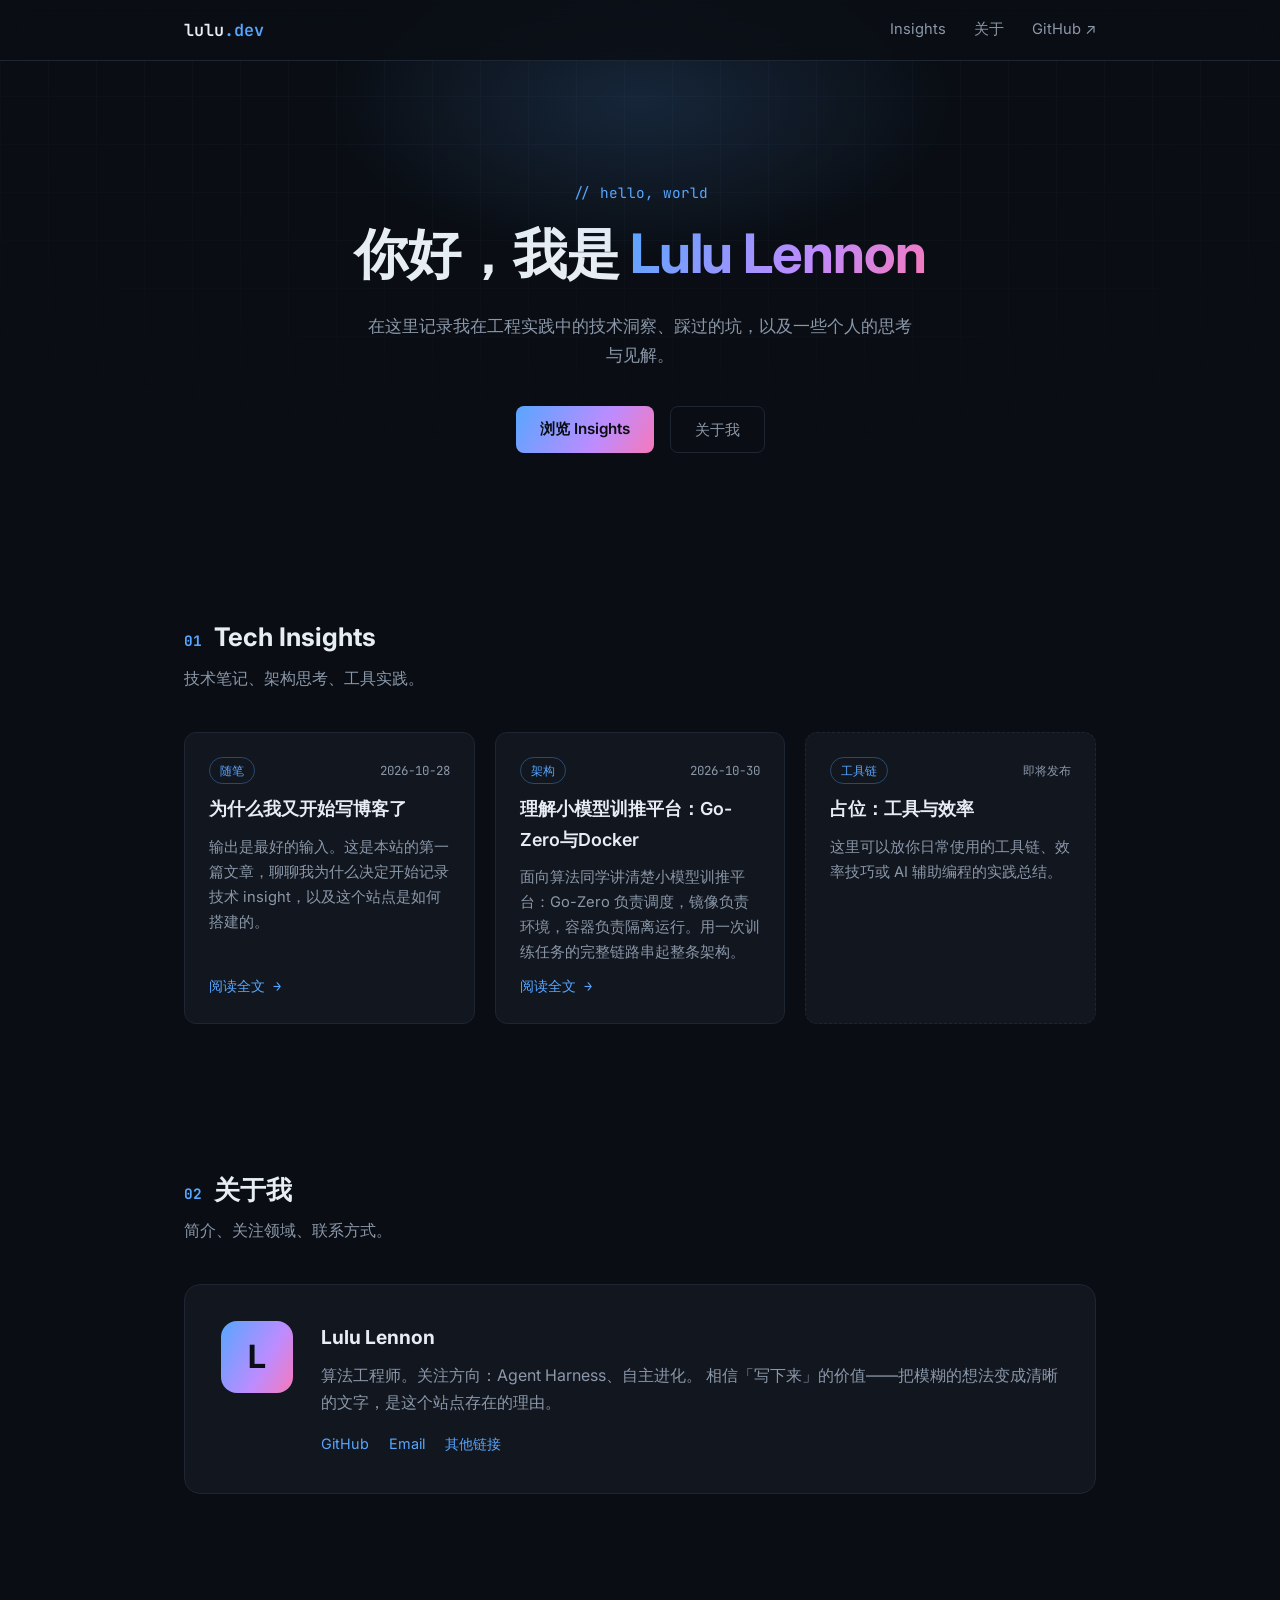
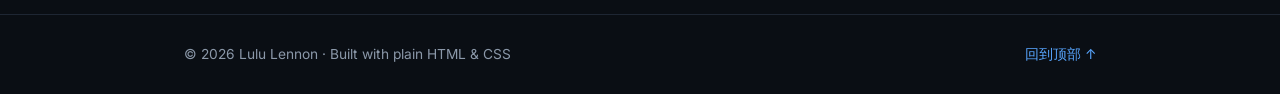
<file: index.html>
<!DOCTYPE html>
<html lang="zh-CN">
<head>
  <meta charset="UTF-8">
  <meta name="viewport" content="width=device-width, initial-scale=1.0">
  <title>Lulu Lennon — Tech Insights</title>
  <meta name="description" content="技术洞察、工程实践与个人见解的个人主页">
  <link rel="preconnect" href="https://fonts.googleapis.com">
  <link rel="preconnect" href="https://fonts.gstatic.com" crossorigin>
  <link href="https://fonts.googleapis.com/css2?family=Inter:wght@400;500;700&family=JetBrains+Mono:wght@400;600&display=swap" rel="stylesheet">
  <link rel="stylesheet" href="css/style.css">
</head>
<body>

  <!-- 顶部导航 -->
  <header class="nav">
    <div class="container nav-inner">
      <a href="index.html" class="logo">lulu<span>.dev</span></a>
      <nav class="nav-links">
        <a href="#insights">Insights</a>
        <a href="#about">关于</a>
        <a href="https://github.com/lululennon" target="_blank" rel="noopener">GitHub ↗</a>
      </nav>
    </div>
  </header>

  <!-- Hero -->
  <section class="hero">
    <div class="container">
      <p class="hero-eyebrow">// hello, world</p>
      <h1 class="hero-title">你好，我是 <span class="gradient-text">Lulu Lennon</span></h1>
      <p class="hero-sub">
        在这里记录我在工程实践中的技术洞察、踩过的坑，以及一些个人的思考与见解。
      </p>
      <div class="hero-actions">
        <a href="#insights" class="btn btn-primary">浏览 Insights</a>
        <a href="#about" class="btn btn-ghost">关于我</a>
      </div>
    </div>
  </section>

  <!-- Insights 列表 -->
  <section class="section" id="insights">
    <div class="container">
      <h2 class="section-title"><span class="section-index">01</span> Tech Insights</h2>
      <p class="section-desc">技术笔记、架构思考、工具实践。</p>

      <div class="post-grid">
        <a href="posts/hello-world.html" class="post-card reveal">
          <div class="post-meta">
            <span class="tag">随笔</span>
            <time datetime="2026-10-28">2026-10-28</time>
          </div>
          <h3>为什么我又开始写博客了</h3>
          <p>输出是最好的输入。这是本站的第一篇文章，聊聊我为什么决定开始记录技术 insight，以及这个站点是如何搭建的。</p>
          <span class="read-more">阅读全文 →</span>
        </a>

        <a href="posts/ai-training-platform-architecture.html" class="post-card reveal">
          <div class="post-meta">
            <span class="tag">架构</span>
            <time datetime="2026-10-30">2026-10-30</time>
          </div>
          <h3>理解小模型训推平台：Go-Zero与Docker</h3>
          <p>面向算法同学讲清楚小模型训推平台：Go-Zero 负责调度，镜像负责环境，容器负责隔离运行。用一次训练任务的完整链路串起整条架构。</p>
          <span class="read-more">阅读全文 →</span>
        </a>

        <article class="post-card reveal post-card--placeholder">
          <div class="post-meta">
            <span class="tag">工具链</span>
            <time>即将发布</time>
          </div>
          <h3>占位：工具与效率</h3>
          <p>这里可以放你日常使用的工具链、效率技巧或 AI 辅助编程的实践总结。</p>
        </article>
      </div>
    </div>
  </section>

  <!-- 关于 -->
  <section class="section" id="about">
    <div class="container">
      <h2 class="section-title"><span class="section-index">02</span> 关于我</h2>
      <p class="section-desc">简介、关注领域、联系方式。</p>

      <div class="about-card reveal">
        <div class="about-avatar" aria-hidden="true">L</div>
        <div class="about-body">
          <h3>Lulu Lennon</h3>
          <p>
            算法工程师。关注方向：Agent Harness、自主进化。
            相信「写下来」的价值——把模糊的想法变成清晰的文字，是这个站点存在的理由。
          </p>
          <div class="about-links">
            <a href="https://github.com/lululennon" target="_blank" rel="noopener">GitHub</a>
            <a href="mailto:you@example.com">Email</a>
            <a href="#" title="改成你的 RSS/社交链接">其他链接</a>
          </div>
        </div>
      </div>
    </div>
  </section>

  <footer class="footer">
    <div class="container footer-inner">
      <p>© 2026 Lulu Lennon · Built with plain HTML &amp; CSS</p>
      <a href="#top" onclick="window.scrollTo({top:0,behavior:'smooth'});return false;">回到顶部 ↑</a>
    </div>
  </footer>

  <script src="js/main.js"></script>
</body>
</html>
</file>
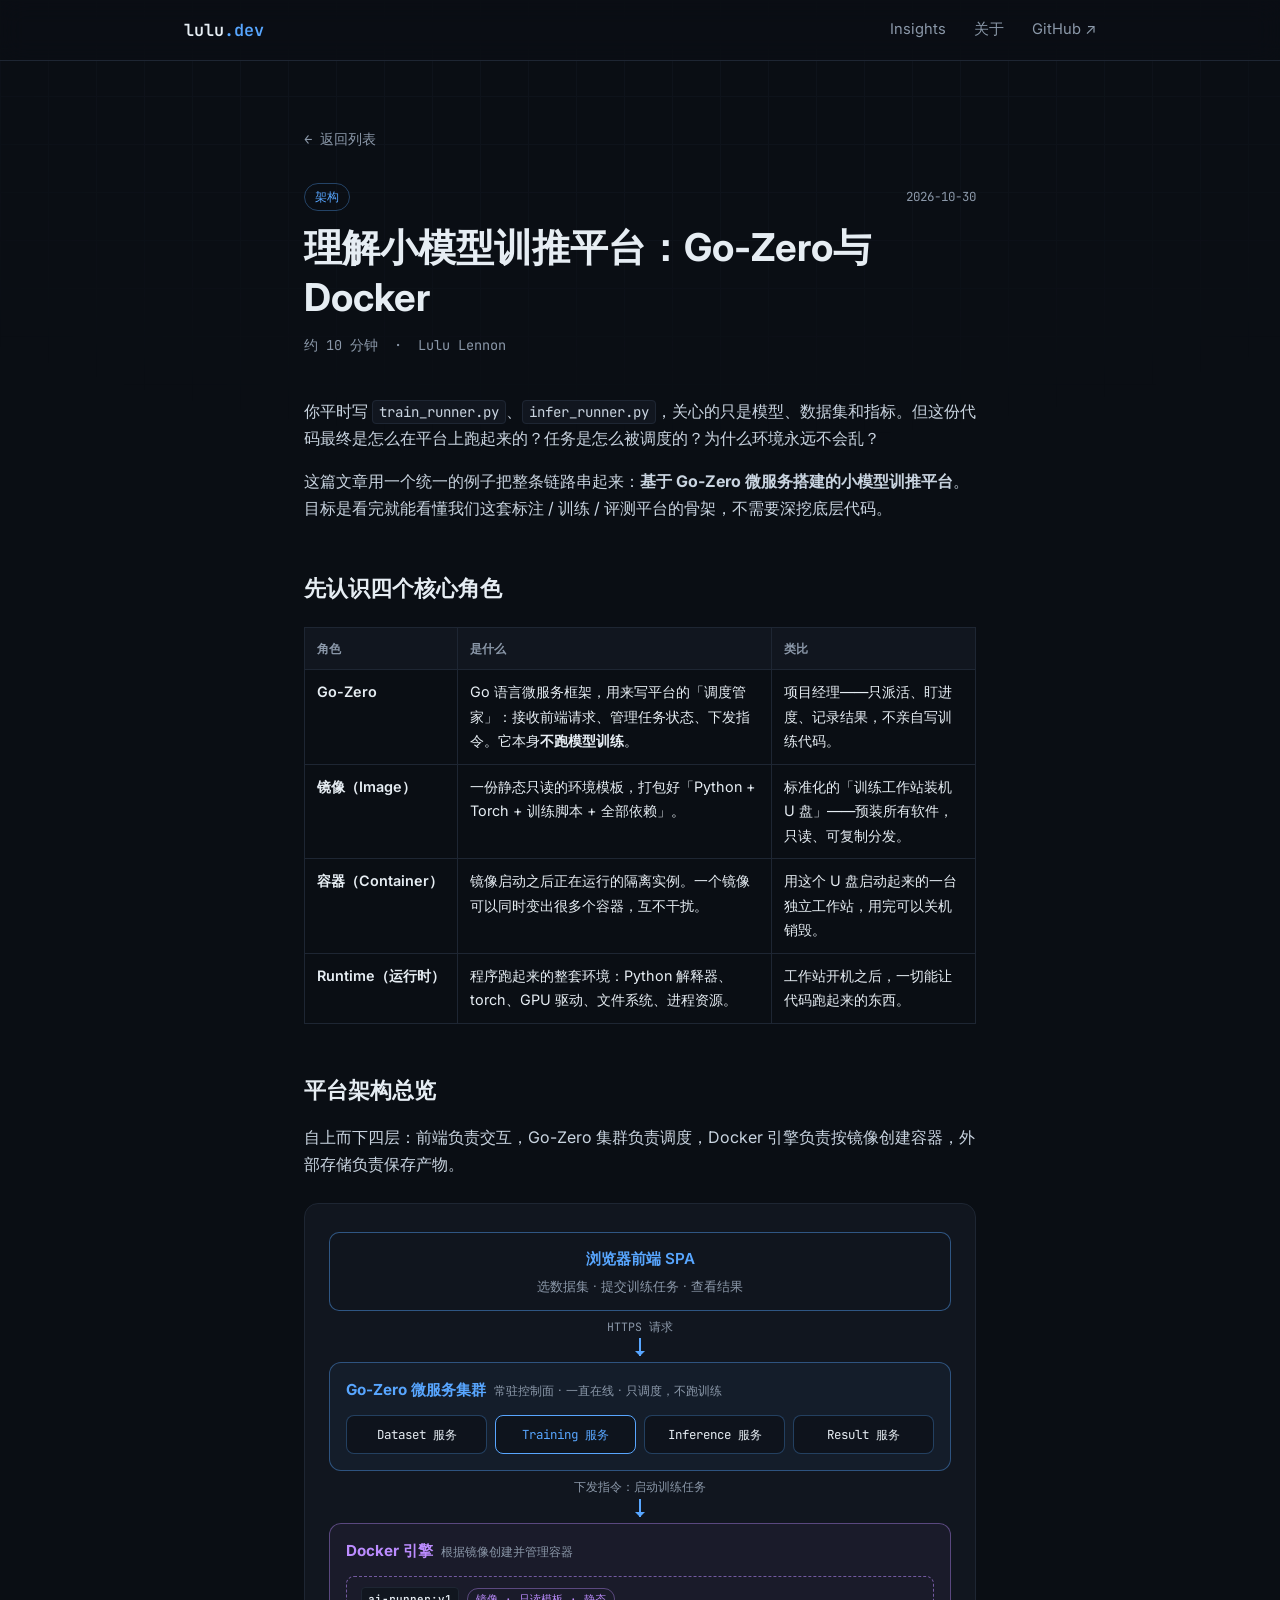
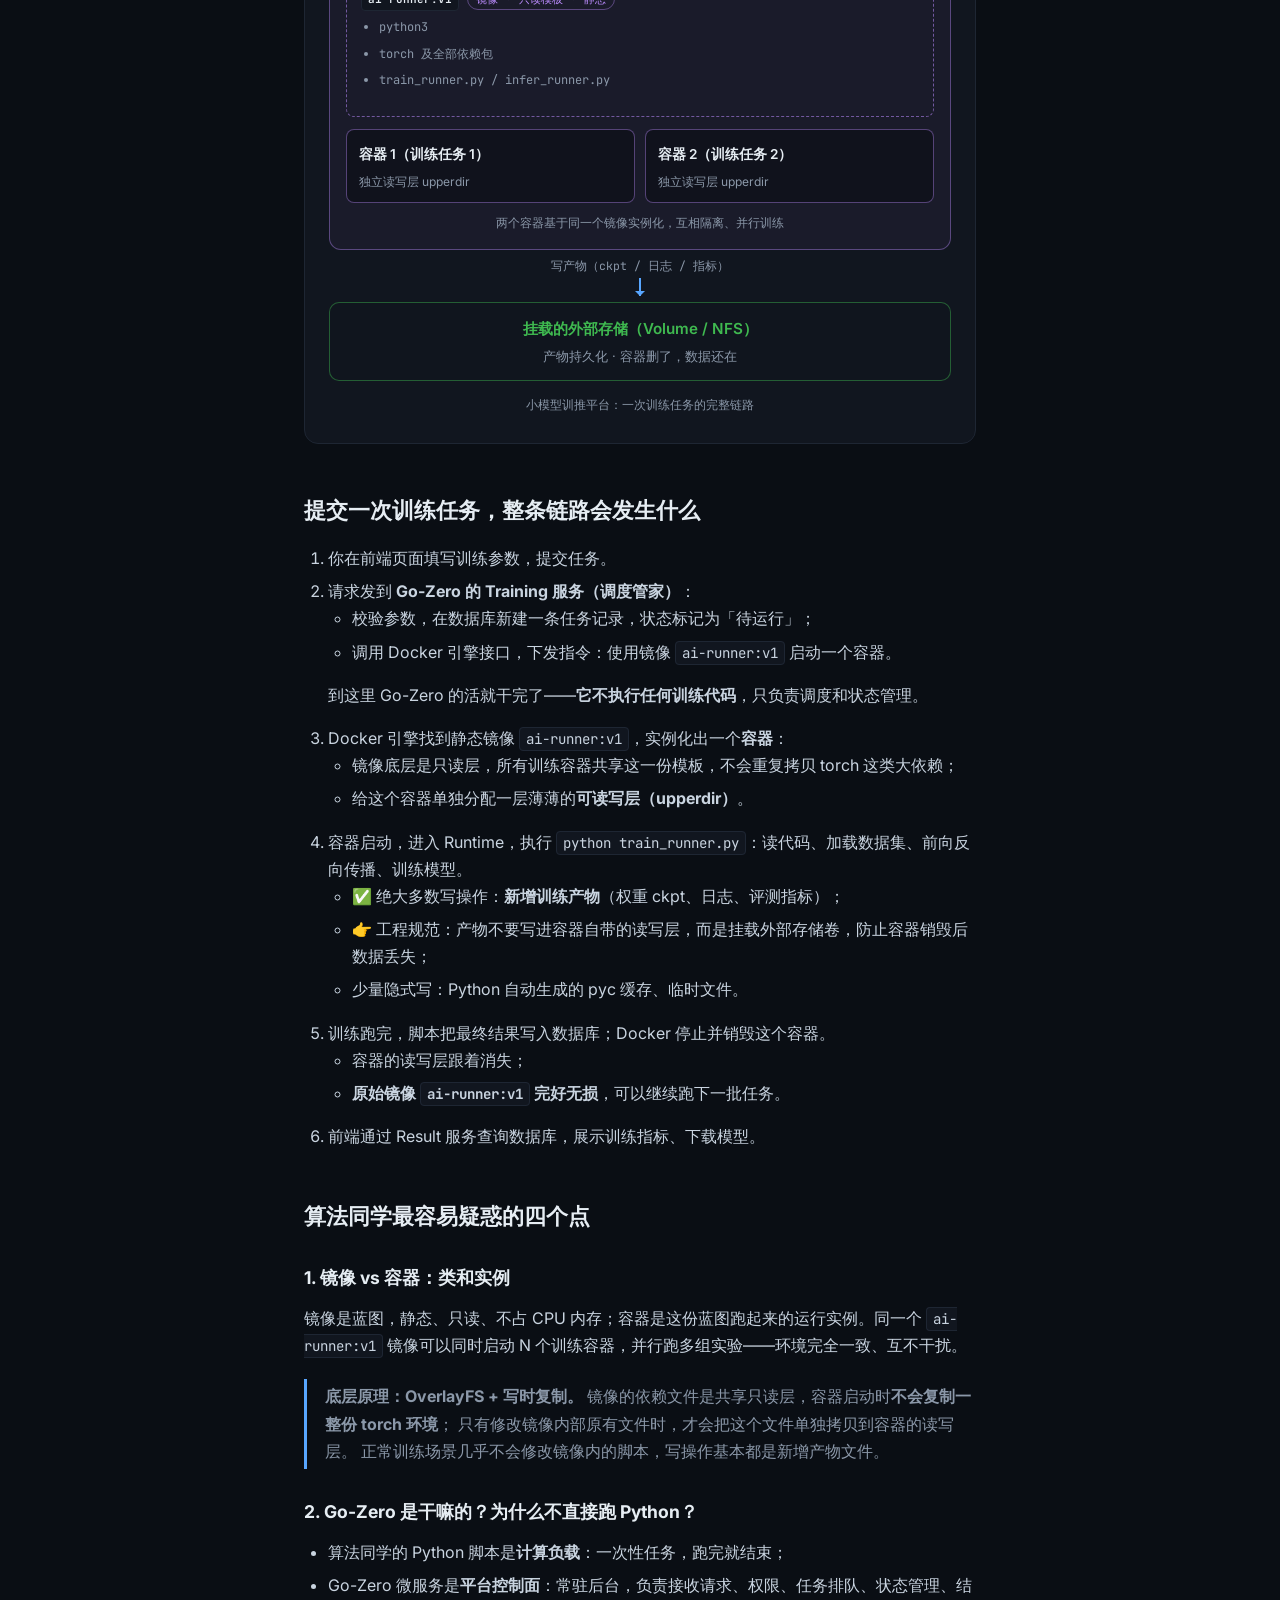
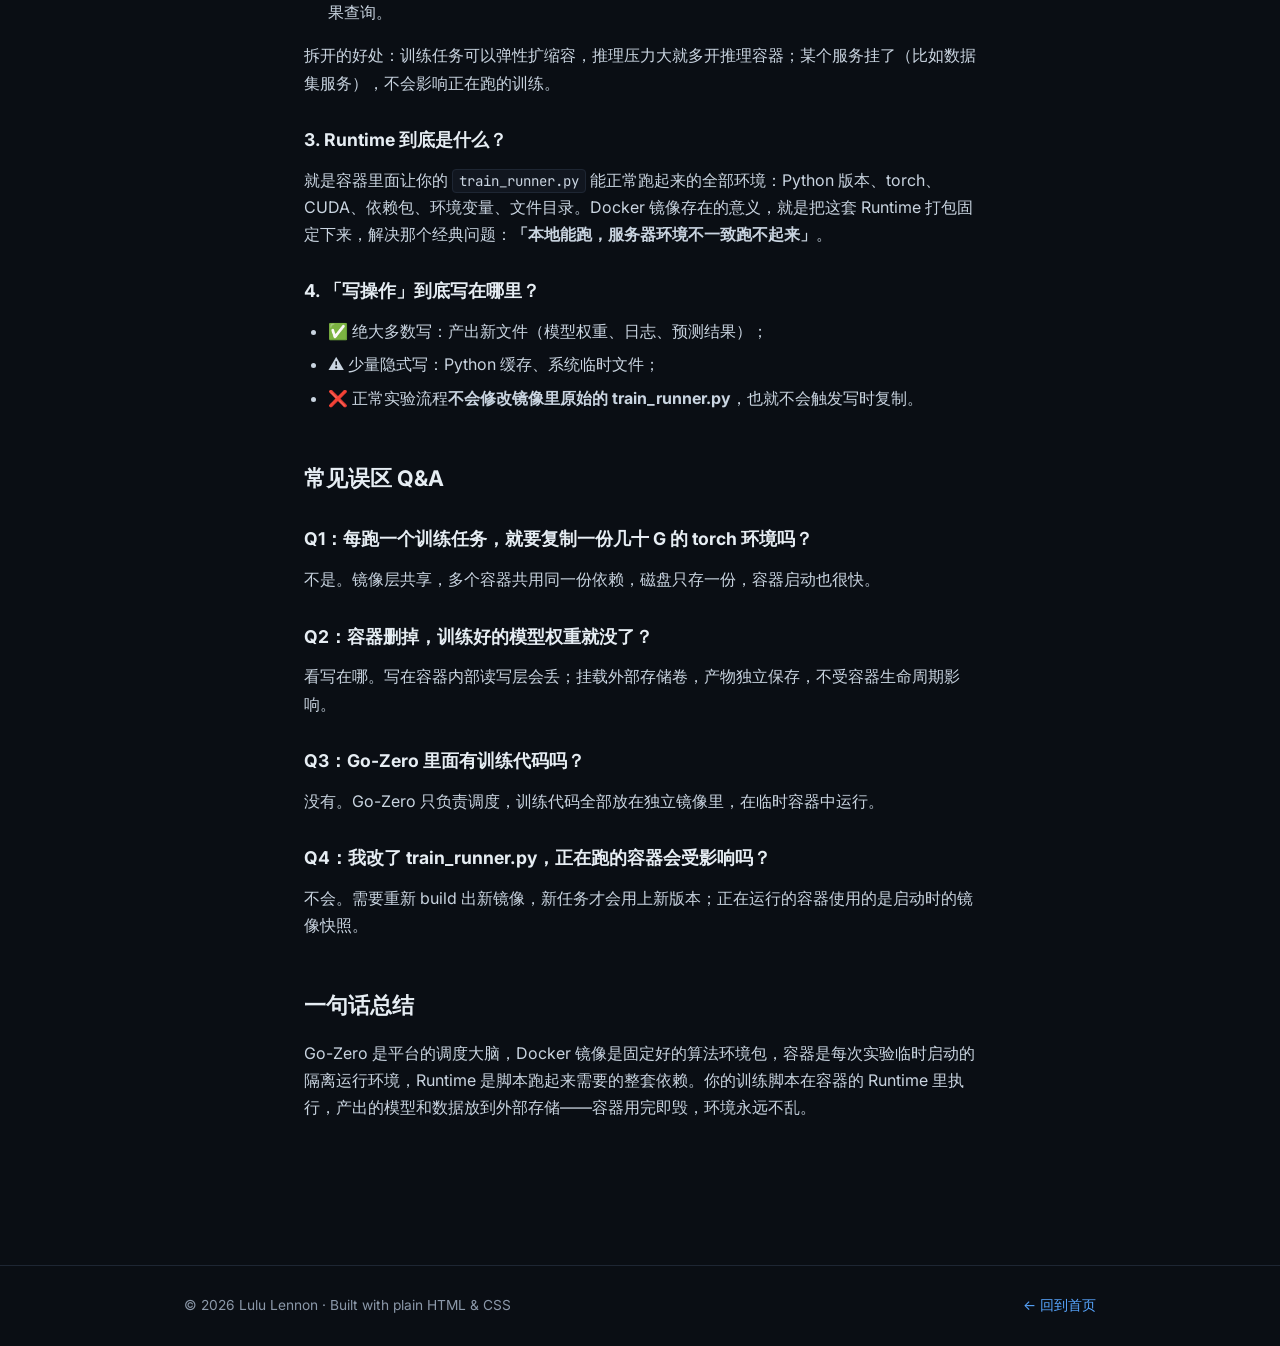
<file: posts/ai-training-platform-architecture.html>
<!DOCTYPE html>
<html lang="zh-CN">
<head>
  <meta charset="UTF-8">
  <meta name="viewport" content="width=device-width, initial-scale=1.0">
  <title>理解小模型训推平台：Go-Zero与Docker — Lulu Lennon</title>
  <meta name="description" content="面向算法同学讲清楚小模型训推平台：Go-Zero 负责调度，镜像负责环境，容器负责隔离运行，Runtime 是脚本跑起来的整套依赖。">
  <link rel="preconnect" href="https://fonts.googleapis.com">
  <link rel="preconnect" href="https://fonts.gstatic.com" crossorigin>
  <link href="https://fonts.googleapis.com/css2?family=Inter:wght@400;500;700&family=JetBrains+Mono:wght@400;600&display=swap" rel="stylesheet">
  <link rel="stylesheet" href="../css/style.css">
  <style>
    /* ===== 架构图（本文专用） ===== */
    .arch {
      display: flex;
      flex-direction: column;
      align-items: stretch;
      background: var(--bg-elevated);
      border: 1px solid var(--border);
      border-radius: 14px;
      padding: 28px 24px;
      margin: 24px 0 8px;
    }
    .arch figcaption {
      margin-top: 14px;
      text-align: center;
      font-family: var(--mono);
      font-size: 0.75rem;
      color: var(--text-dim);
    }

    .arch-node {
      text-align: center;
      border: 1px solid var(--border);
      border-radius: 10px;
      padding: 12px 16px;
      background: rgba(17, 22, 31, 0.9);
    }
    .arch-node .arch-title { font-weight: 600; font-size: 0.95rem; }
    .arch-node .arch-desc { display: block; margin-top: 4px; font-size: 0.8rem; color: var(--text-dim); }

    .arch-node--frontend { border-color: rgba(88, 166, 255, 0.45); }
    .arch-node--frontend .arch-title { color: var(--accent); }
    .arch-node--storage { border-color: rgba(63, 185, 80, 0.45); }
    .arch-node--storage .arch-title { color: #3fb950; }

    .arch-cluster {
      border-radius: 12px;
      padding: 14px 16px 16px;
    }
    .arch-cluster--gozero {
      border: 1px solid rgba(88, 166, 255, 0.4);
      background: rgba(88, 166, 255, 0.05);
    }
    .arch-cluster--docker {
      border: 1px solid rgba(188, 140, 255, 0.4);
      background: rgba(188, 140, 255, 0.05);
    }

    .arch-cluster-head {
      display: flex;
      align-items: baseline;
      flex-wrap: wrap;
      gap: 8px;
      margin-bottom: 12px;
    }
    .arch-cluster-head strong { font-size: 0.95rem; }
    .arch-cluster--gozero .arch-cluster-head strong { color: var(--accent); }
    .arch-cluster--docker .arch-cluster-head strong { color: var(--accent-2); }
    .arch-cluster-head em { font-style: normal; font-size: 0.78rem; color: var(--text-dim); }

    .arch-row {
      display: grid;
      grid-template-columns: repeat(4, 1fr);
      gap: 8px;
    }
    .arch-chip {
      text-align: center;
      font-family: var(--mono);
      font-size: 0.78rem;
      padding: 8px 6px;
      border-radius: 8px;
      border: 1px solid rgba(88, 166, 255, 0.3);
      background: rgba(10, 14, 20, 0.6);
      color: var(--text);
    }
    .arch-chip--hl { border-color: var(--accent); color: var(--accent); }

    .arch-image {
      border: 1px dashed rgba(188, 140, 255, 0.55);
      border-radius: 8px;
      padding: 10px 14px;
      font-family: var(--mono);
      font-size: 0.78rem;
      margin-bottom: 12px;
      color: var(--text);
    }
    .arch-image-title {
      display: flex;
      align-items: center;
      gap: 8px;
      flex-wrap: wrap;
      margin-bottom: 6px;
    }
    .arch-image-title code { font-weight: 600; }
    .arch-badge {
      font-size: 0.68rem;
      border-radius: 999px;
      padding: 1px 8px;
      color: var(--accent-2);
      border: 1px solid rgba(188, 140, 255, 0.4);
    }
    .arch-image ul {
      margin-left: 18px;
      color: var(--text-dim);
      font-size: 0.75rem;
    }

    .arch-containers { display: grid; grid-template-columns: 1fr 1fr; gap: 10px; }
    .arch-container {
      border: 1px solid rgba(188, 140, 255, 0.4);
      border-radius: 8px;
      padding: 10px 12px;
      background: rgba(10, 14, 20, 0.6);
    }
    .arch-container .arch-c-title { font-size: 0.85rem; font-weight: 600; }
    .arch-container .arch-c-desc { display: block; margin-top: 4px; font-size: 0.75rem; color: var(--text-dim); }
    .arch-note {
      margin-top: 10px;
      text-align: center;
      font-size: 0.75rem;
      color: var(--text-dim);
    }

    .arch-arrow {
      display: flex;
      flex-direction: column;
      align-items: center;
      margin: 6px 0;
    }
    .arch-arrow-label {
      font-family: var(--mono);
      font-size: 0.72rem;
      color: var(--text-dim);
      margin-bottom: 2px;
    }
    .arch-arrow-stem {
      width: 2px;
      height: 18px;
      background: var(--accent);
      position: relative;
    }
    .arch-arrow-stem::after {
      content: "";
      position: absolute;
      bottom: -5px;
      left: 50%;
      transform: translateX(-50%);
      border: 5px solid transparent;
      border-top-color: var(--accent);
    }

    /* ===== 角色对照表 ===== */
    .role-table {
      width: 100%;
      border-collapse: collapse;
      margin: 20px 0;
      font-size: 0.9rem;
    }
    .role-table th, .role-table td {
      border: 1px solid var(--border);
      padding: 10px 12px;
      text-align: left;
      vertical-align: top;
    }
    .role-table th {
      font-family: var(--mono);
      font-size: 0.78rem;
      color: var(--text-dim);
      background: var(--bg-elevated);
    }
    .role-table td:first-child { white-space: nowrap; font-weight: 600; }
    .role-table code { white-space: nowrap; }

    @media (max-width: 640px) {
      .arch-row { grid-template-columns: repeat(2, 1fr); }
      .arch-containers { grid-template-columns: 1fr; }
      .role-table { font-size: 0.82rem; }
      .role-table th, .role-table td { padding: 8px; }
    }
  </style>
</head>
<body>

  <header class="nav">
    <div class="container nav-inner">
      <a href="../index.html" class="logo">lulu<span>.dev</span></a>
      <nav class="nav-links">
        <a href="../index.html#insights">Insights</a>
        <a href="../index.html#about">关于</a>
        <a href="https://github.com/lululennon" target="_blank" rel="noopener">GitHub ↗</a>
      </nav>
    </div>
  </header>

  <main class="article">
    <a href="../index.html#insights" class="back-link">← 返回列表</a>

    <header class="article-header">
      <div class="post-meta">
        <span class="tag">架构</span>
        <time datetime="2026-10-30">2026-10-30</time>
      </div>
      <h1 class="article-title">理解小模型训推平台：Go-Zero与Docker</h1>
      <div class="article-meta"><span>约 10 分钟</span><span>·</span><span>Lulu Lennon</span></div>
    </header>

    <div class="article-body">
      <p>你平时写 <code>train_runner.py</code>、<code>infer_runner.py</code>，关心的只是模型、数据集和指标。但这份代码最终是怎么在平台上跑起来的？任务是怎么被调度的？为什么环境永远不会乱？</p>
      <p>这篇文章用一个统一的例子把整条链路串起来：<strong>基于 Go-Zero 微服务搭建的小模型训推平台</strong>。目标是看完就能看懂我们这套标注 / 训练 / 评测平台的骨架，不需要深挖底层代码。</p>

      <h2>先认识四个核心角色</h2>
      <table class="role-table">
        <thead>
          <tr><th>角色</th><th>是什么</th><th>类比</th></tr>
        </thead>
        <tbody>
          <tr>
            <td>Go-Zero</td>
            <td>Go 语言微服务框架，用来写平台的「调度管家」：接收前端请求、管理任务状态、下发指令。它本身<strong>不跑模型训练</strong>。</td>
            <td>项目经理——只派活、盯进度、记录结果，不亲自写训练代码。</td>
          </tr>
          <tr>
            <td>镜像（Image）</td>
            <td>一份静态只读的环境模板，打包好「Python + Torch + 训练脚本 + 全部依赖」。</td>
            <td>标准化的「训练工作站装机 U 盘」——预装所有软件，只读、可复制分发。</td>
          </tr>
          <tr>
            <td>容器（Container）</td>
            <td>镜像启动之后正在运行的隔离实例。一个镜像可以同时变出很多个容器，互不干扰。</td>
            <td>用这个 U 盘启动起来的一台独立工作站，用完可以关机销毁。</td>
          </tr>
          <tr>
            <td>Runtime（运行时）</td>
            <td>程序跑起来的整套环境：Python 解释器、torch、GPU 驱动、文件系统、进程资源。</td>
            <td>工作站开机之后，一切能让代码跑起来的东西。</td>
          </tr>
        </tbody>
      </table>

      <h2>平台架构总览</h2>
      <p>自上而下四层：前端负责交互，Go-Zero 集群负责调度，Docker 引擎负责按镜像创建容器，外部存储负责保存产物。</p>

      <figure class="arch">
        <div class="arch-node arch-node--frontend">
          <span class="arch-title">浏览器前端 SPA</span>
          <span class="arch-desc">选数据集 · 提交训练任务 · 查看结果</span>
        </div>

        <div class="arch-arrow">
          <span class="arch-arrow-label">HTTPS 请求</span>
          <span class="arch-arrow-stem"></span>
        </div>

        <div class="arch-cluster arch-cluster--gozero">
          <div class="arch-cluster-head">
            <strong>Go-Zero 微服务集群</strong>
            <em>常驻控制面 · 一直在线 · 只调度，不跑训练</em>
          </div>
          <div class="arch-row">
            <div class="arch-chip">Dataset 服务</div>
            <div class="arch-chip arch-chip--hl">Training 服务</div>
            <div class="arch-chip">Inference 服务</div>
            <div class="arch-chip">Result 服务</div>
          </div>
        </div>

        <div class="arch-arrow">
          <span class="arch-arrow-label">下发指令：启动训练任务</span>
          <span class="arch-arrow-stem"></span>
        </div>

        <div class="arch-cluster arch-cluster--docker">
          <div class="arch-cluster-head">
            <strong>Docker 引擎</strong>
            <em>根据镜像创建并管理容器</em>
          </div>

          <div class="arch-image">
            <div class="arch-image-title">
              <code>ai-runner:v1</code>
              <span class="arch-badge">镜像 · 只读模板 · 静态</span>
            </div>
            <ul>
              <li>python3</li>
              <li>torch 及全部依赖包</li>
              <li>train_runner.py / infer_runner.py</li>
            </ul>
          </div>

          <div class="arch-containers">
            <div class="arch-container">
              <span class="arch-c-title">容器 1（训练任务 1）</span>
              <span class="arch-c-desc">独立读写层 upperdir</span>
            </div>
            <div class="arch-container">
              <span class="arch-c-title">容器 2（训练任务 2）</span>
              <span class="arch-c-desc">独立读写层 upperdir</span>
            </div>
          </div>
          <div class="arch-note">两个容器基于同一个镜像实例化，互相隔离、并行训练</div>
        </div>

        <div class="arch-arrow">
          <span class="arch-arrow-label">写产物（ckpt / 日志 / 指标）</span>
          <span class="arch-arrow-stem"></span>
        </div>

        <div class="arch-node arch-node--storage">
          <span class="arch-title">挂载的外部存储（Volume / NFS）</span>
          <span class="arch-desc">产物持久化 · 容器删了，数据还在</span>
        </div>

        <figcaption>小模型训推平台：一次训练任务的完整链路</figcaption>
      </figure>

      <h2>提交一次训练任务，整条链路会发生什么</h2>
      <ol>
        <li>你在前端页面填写训练参数，提交任务。</li>
        <li>请求发到 <strong>Go-Zero 的 Training 服务（调度管家）</strong>：
          <ul>
            <li>校验参数，在数据库新建一条任务记录，状态标记为「待运行」；</li>
            <li>调用 Docker 引擎接口，下发指令：使用镜像 <code>ai-runner:v1</code> 启动一个容器。</li>
          </ul>
          <p>到这里 Go-Zero 的活就干完了——<strong>它不执行任何训练代码</strong>，只负责调度和状态管理。</p>
        </li>
        <li>Docker 引擎找到静态镜像 <code>ai-runner:v1</code>，实例化出一个<strong>容器</strong>：
          <ul>
            <li>镜像底层是只读层，所有训练容器共享这一份模板，不会重复拷贝 torch 这类大依赖；</li>
            <li>给这个容器单独分配一层薄薄的<strong>可读写层（upperdir）</strong>。</li>
          </ul>
        </li>
        <li>容器启动，进入 Runtime，执行 <code>python train_runner.py</code>：读代码、加载数据集、前向反向传播、训练模型。
          <ul>
            <li>✅ 绝大多数写操作：<strong>新增训练产物</strong>（权重 ckpt、日志、评测指标）；</li>
            <li>👉 工程规范：产物不要写进容器自带的读写层，而是挂载外部存储卷，防止容器销毁后数据丢失；</li>
            <li>少量隐式写：Python 自动生成的 pyc 缓存、临时文件。</li>
          </ul>
        </li>
        <li>训练跑完，脚本把最终结果写入数据库；Docker 停止并销毁这个容器。
          <ul>
            <li>容器的读写层跟着消失；</li>
            <li><strong>原始镜像 <code>ai-runner:v1</code> 完好无损</strong>，可以继续跑下一批任务。</li>
          </ul>
        </li>
        <li>前端通过 Result 服务查询数据库，展示训练指标、下载模型。</li>
      </ol>

      <h2>算法同学最容易疑惑的四个点</h2>

      <h3>1. 镜像 vs 容器：类和实例</h3>
      <p>镜像是蓝图，静态、只读、不占 CPU 内存；容器是这份蓝图跑起来的运行实例。同一个 <code>ai-runner:v1</code> 镜像可以同时启动 N 个训练容器，并行跑多组实验——环境完全一致、互不干扰。</p>
      <blockquote>
        <strong>底层原理：OverlayFS + 写时复制。</strong>
        镜像的依赖文件是共享只读层，容器启动时<strong>不会复制一整份 torch 环境</strong>；
        只有修改镜像内部原有文件时，才会把这个文件单独拷贝到容器的读写层。
        正常训练场景几乎不会修改镜像内的脚本，写操作基本都是新增产物文件。
      </blockquote>

      <h3>2. Go-Zero 是干嘛的？为什么不直接跑 Python？</h3>
      <ul>
        <li>算法同学的 Python 脚本是<strong>计算负载</strong>：一次性任务，跑完就结束；</li>
        <li>Go-Zero 微服务是<strong>平台控制面</strong>：常驻后台，负责接收请求、权限、任务排队、状态管理、结果查询。</li>
      </ul>
      <p>拆开的好处：训练任务可以弹性扩缩容，推理压力大就多开推理容器；某个服务挂了（比如数据集服务），不会影响正在跑的训练。</p>

      <h3>3. Runtime 到底是什么？</h3>
      <p>就是容器里面让你的 <code>train_runner.py</code> 能正常跑起来的全部环境：Python 版本、torch、CUDA、依赖包、环境变量、文件目录。Docker 镜像存在的意义，就是把这套 Runtime 打包固定下来，解决那个经典问题：<strong>「本地能跑，服务器环境不一致跑不起来」</strong>。</p>

      <h3>4. 「写操作」到底写在哪里？</h3>
      <ul>
        <li>✅ 绝大多数写：产出新文件（模型权重、日志、预测结果）；</li>
        <li>⚠️ 少量隐式写：Python 缓存、系统临时文件；</li>
        <li>❌ 正常实验流程<strong>不会修改镜像里原始的 train_runner.py</strong>，也就不会触发写时复制。</li>
      </ul>

      <h2>常见误区 Q&amp;A</h2>

      <h3>Q1：每跑一个训练任务，就要复制一份几十 G 的 torch 环境吗？</h3>
      <p>不是。镜像层共享，多个容器共用同一份依赖，磁盘只存一份，容器启动也很快。</p>

      <h3>Q2：容器删掉，训练好的模型权重就没了？</h3>
      <p>看写在哪。写在容器内部读写层会丢；挂载外部存储卷，产物独立保存，不受容器生命周期影响。</p>

      <h3>Q3：Go-Zero 里面有训练代码吗？</h3>
      <p>没有。Go-Zero 只负责调度，训练代码全部放在独立镜像里，在临时容器中运行。</p>

      <h3>Q4：我改了 train_runner.py，正在跑的容器会受影响吗？</h3>
      <p>不会。需要重新 build 出新镜像，新任务才会用上新版本；正在运行的容器使用的是启动时的镜像快照。</p>

      <h2>一句话总结</h2>
      <p>Go-Zero 是平台的调度大脑，Docker 镜像是固定好的算法环境包，容器是每次实验临时启动的隔离运行环境，Runtime 是脚本跑起来需要的整套依赖。你的训练脚本在容器的 Runtime 里执行，产出的模型和数据放到外部存储——容器用完即毁，环境永远不乱。</p>
    </div>
  </main>

  <footer class="footer">
    <div class="container footer-inner">
      <p>© 2026 Lulu Lennon · Built with plain HTML &amp; CSS</p>
      <a href="../index.html">← 回到首页</a>
    </div>
  </footer>

  <script src="../js/main.js"></script>
</body>
</html>
</file>
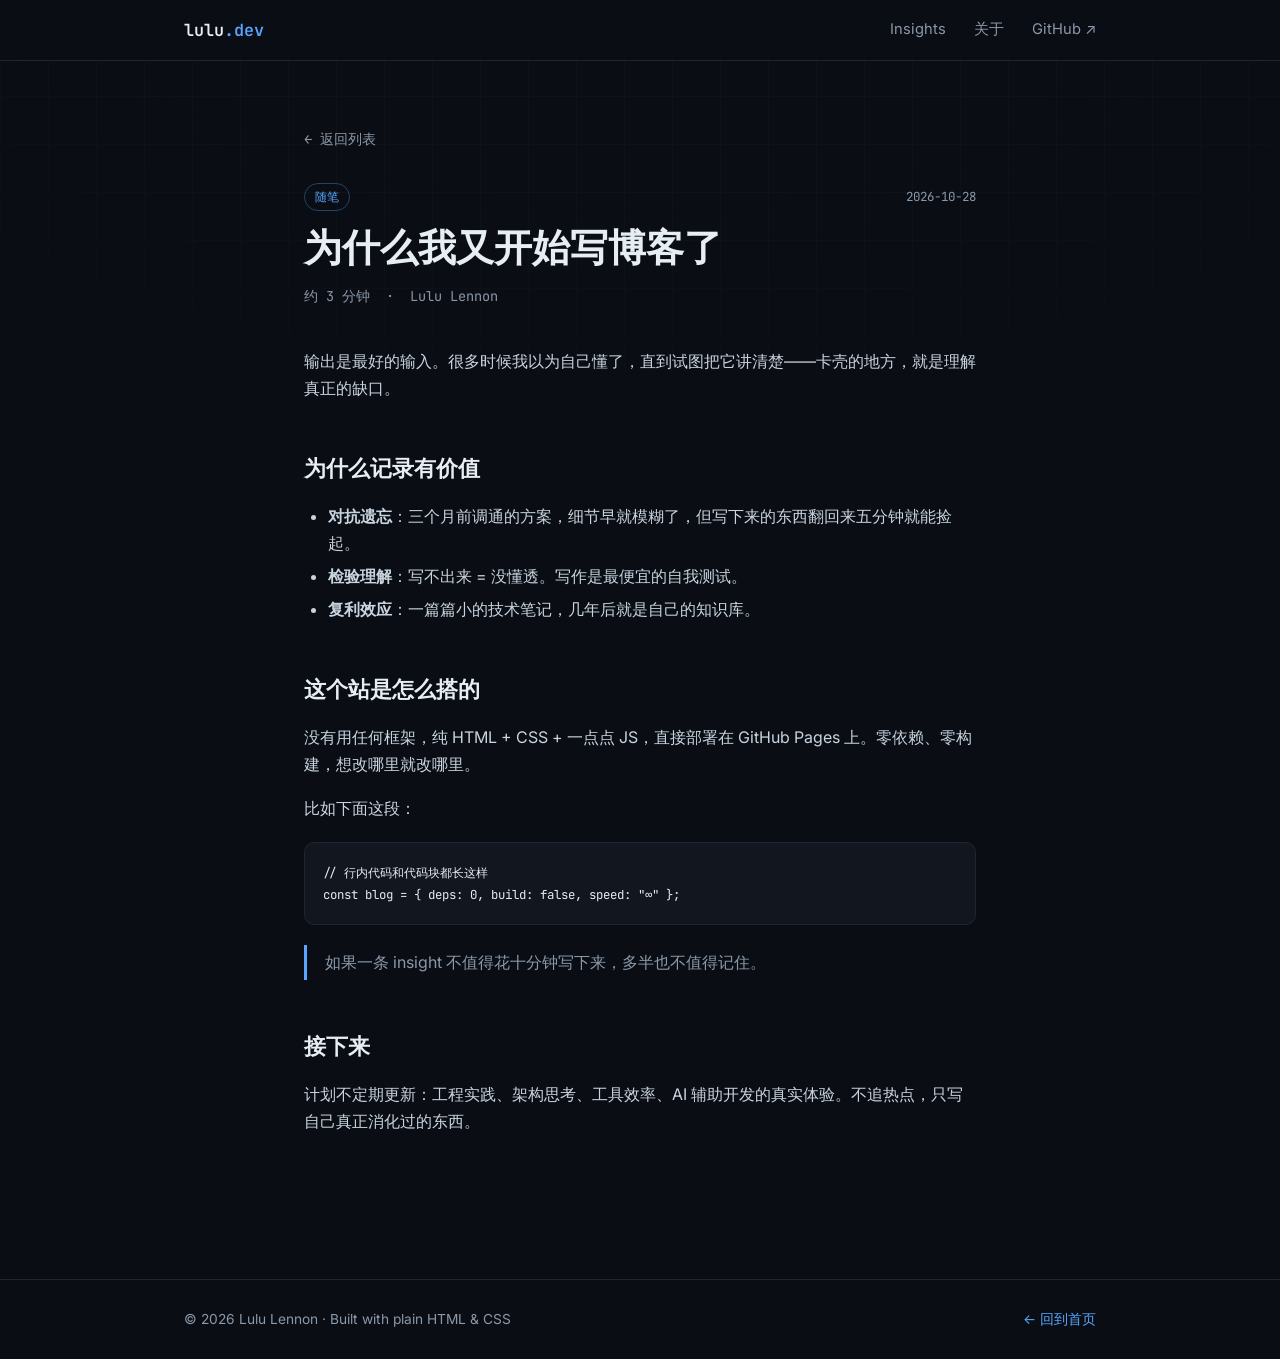
<file: posts/hello-world.html>
<!DOCTYPE html>
<html lang="zh-CN">
<head>
  <meta charset="UTF-8">
  <meta name="viewport" content="width=device-width, initial-scale=1.0">
  <title>为什么我又开始写博客了 — Lulu Lennon</title>
  <meta name="description" content="本站的第一篇文章：聊聊输出、记录与这个站点本身。">
  <link href="https://fonts.googleapis.com/css2?family=Inter:wght@400;500;700&family=JetBrains+Mono:wght@400;600&display=swap" rel="stylesheet">
  <link rel="stylesheet" href="../css/style.css">
</head>
<body>

  <header class="nav">
    <div class="container nav-inner">
      <a href="../index.html" class="logo">lulu<span>.dev</span></a>
      <nav class="nav-links">
        <a href="../index.html#insights">Insights</a>
        <a href="../index.html#about">关于</a>
        <a href="https://github.com/lululennon" target="_blank" rel="noopener">GitHub ↗</a>
      </nav>
    </div>
  </header>

  <main class="article">
    <a href="../index.html#insights" class="back-link">← 返回列表</a>

    <header class="article-header">
      <div class="post-meta">
        <span class="tag">随笔</span>
        <time datetime="2026-10-28">2026-10-28</time>
      </div>
      <h1 class="article-title">为什么我又开始写博客了</h1>
      <div class="article-meta"><span>约 3 分钟</span><span>·</span><span>Lulu Lennon</span></div>
    </header>

    <div class="article-body">
      <p>输出是最好的输入。很多时候我以为自己懂了，直到试图把它讲清楚——卡壳的地方，就是理解真正的缺口。</p>

      <h2>为什么记录有价值</h2>
      <ul>
        <li><strong>对抗遗忘</strong>：三个月前调通的方案，细节早就模糊了，但写下来的东西翻回来五分钟就能捡起。</li>
        <li><strong>检验理解</strong>：写不出来 = 没懂透。写作是最便宜的自我测试。</li>
        <li><strong>复利效应</strong>：一篇篇小的技术笔记，几年后就是自己的知识库。</li>
      </ul>

      <h2>这个站是怎么搭的</h2>
      <p>没有用任何框架，纯 HTML + CSS + 一点点 JS，直接部署在 GitHub Pages 上。零依赖、零构建，想改哪里就改哪里。</p>

      <p>比如下面这段：</p>
      <pre><code>// 行内代码和代码块都长这样
const blog = { deps: 0, build: false, speed: "∞" };</code></pre>

      <blockquote>如果一条 insight 不值得花十分钟写下来，多半也不值得记住。</blockquote>

      <h2>接下来</h2>
      <p>计划不定期更新：工程实践、架构思考、工具效率、AI 辅助开发的真实体验。不追热点，只写自己真正消化过的东西。</p>
    </div>
  </main>

  <footer class="footer">
    <div class="container footer-inner">
      <p>© 2026 Lulu Lennon · Built with plain HTML &amp; CSS</p>
      <a href="../index.html">← 回到首页</a>
    </div>
  </footer>

  <script src="../js/main.js"></script>
</body>
</html>
</file>
<file: css/style.css>
/* ============ 变量与基础 ============ */
:root {
  --bg: #0a0e14;
  --bg-elevated: #11161f;
  --border: #1e2633;
  --text: #e6edf3;
  --text-dim: #8b98a9;
  --accent: #58a6ff;
  --accent-2: #bc8cff;
  --gradient: linear-gradient(120deg, #58a6ff, #bc8cff 60%, #f778ba);
  --mono: "JetBrains Mono", ui-monospace, monospace;
  --sans: "Inter", -apple-system, "PingFang SC", "Microsoft YaHei", sans-serif;
}

* { margin: 0; padding: 0; box-sizing: border-box; }

html { scroll-behavior: smooth; }

body {
  background: var(--bg);
  color: var(--text);
  font-family: var(--sans);
  line-height: 1.7;
  -webkit-font-smoothing: antialiased;
}

/* 背景网格 + 光晕 */
body::before {
  content: "";
  position: fixed;
  inset: 0;
  background-image:
    linear-gradient(var(--border) 1px, transparent 1px),
    linear-gradient(90deg, var(--border) 1px, transparent 1px);
  background-size: 48px 48px;
  opacity: 0.25;
  mask-image: radial-gradient(ellipse 80% 50% at 50% 0%, #000 40%, transparent 100%);
  pointer-events: none;
  z-index: -1;
}

.container { max-width: 960px; margin: 0 auto; padding: 0 24px; }

a { color: var(--accent); text-decoration: none; }
a:hover { text-decoration: underline; }

::selection { background: rgba(88, 166, 255, 0.35); }

/* ============ 导航 ============ */
.nav {
  position: sticky;
  top: 0;
  z-index: 10;
  backdrop-filter: blur(12px);
  background: rgba(10, 14, 20, 0.8);
  border-bottom: 1px solid var(--border);
}

.nav-inner {
  display: flex;
  align-items: center;
  justify-content: space-between;
  height: 60px;
}

.logo {
  font-family: var(--mono);
  font-weight: 600;
  font-size: 1.05rem;
  color: var(--text);
}
.logo span { color: var(--accent); }

.nav-links { display: flex; gap: 28px; }
.nav-links a {
  color: var(--text-dim);
  font-size: 0.92rem;
  transition: color 0.2s;
}
.nav-links a:hover { color: var(--text); text-decoration: none; }

/* ============ Hero ============ */
.hero {
  padding: 120px 0 90px;
  text-align: center;
  position: relative;
}

.hero::after {
  content: "";
  position: absolute;
  top: -120px;
  left: 50%;
  transform: translateX(-50%);
  width: 640px;
  height: 320px;
  background: radial-gradient(ellipse, rgba(88, 166, 255, 0.16), transparent 70%);
  pointer-events: none;
}

.hero-eyebrow {
  font-family: var(--mono);
  color: var(--accent);
  font-size: 0.9rem;
  margin-bottom: 16px;
}

.hero-title {
  font-size: clamp(2.2rem, 6vw, 3.4rem);
  font-weight: 700;
  letter-spacing: -0.02em;
  line-height: 1.2;
}

.gradient-text {
  background: var(--gradient);
  -webkit-background-clip: text;
  background-clip: text;
  color: transparent;
}

.hero-sub {
  max-width: 560px;
  margin: 24px auto 0;
  color: var(--text-dim);
  font-size: 1.08rem;
}

.hero-actions {
  margin-top: 36px;
  display: flex;
  gap: 16px;
  justify-content: center;
}

/* ============ 按钮 ============ */
.btn {
  display: inline-block;
  padding: 10px 24px;
  border-radius: 8px;
  font-size: 0.95rem;
  font-weight: 500;
  transition: all 0.2s;
}
.btn:hover { text-decoration: none; transform: translateY(-1px); }

.btn-primary {
  background: var(--gradient);
  color: #0a0e14;
  font-weight: 600;
}
.btn-primary:hover { box-shadow: 0 4px 24px rgba(88, 166, 255, 0.35); }

.btn-ghost {
  border: 1px solid var(--border);
  color: var(--text-dim);
}
.btn-ghost:hover { border-color: var(--accent); color: var(--text); }

/* ============ 区块 ============ */
.section { padding: 72px 0; }

.section-title {
  font-size: 1.6rem;
  font-weight: 700;
  display: flex;
  align-items: baseline;
  gap: 12px;
}

.section-index {
  font-family: var(--mono);
  font-size: 0.9rem;
  color: var(--accent);
}

.section-desc {
  color: var(--text-dim);
  margin-top: 6px;
  margin-bottom: 40px;
}

/* ============ 文章卡片 ============ */
.post-grid {
  display: grid;
  grid-template-columns: repeat(auto-fill, minmax(280px, 1fr));
  gap: 20px;
}

.post-card {
  display: flex;
  flex-direction: column;
  gap: 10px;
  background: var(--bg-elevated);
  border: 1px solid var(--border);
  border-radius: 12px;
  padding: 24px;
  color: var(--text);
  transition: transform 0.2s, border-color 0.2s, box-shadow 0.2s;
}

.post-card:hover {
  transform: translateY(-4px);
  border-color: rgba(88, 166, 255, 0.5);
  box-shadow: 0 8px 32px rgba(0, 0, 0, 0.4);
  text-decoration: none;
}

.post-card--placeholder { opacity: 0.6; border-style: dashed; }

.post-meta {
  display: flex;
  align-items: center;
  justify-content: space-between;
  font-family: var(--mono);
  font-size: 0.78rem;
  color: var(--text-dim);
}

.tag {
  color: var(--accent);
  border: 1px solid rgba(88, 166, 255, 0.35);
  border-radius: 999px;
  padding: 2px 10px;
}

.post-card h3 { font-size: 1.12rem; font-weight: 600; }

.post-card p {
  color: var(--text-dim);
  font-size: 0.92rem;
  flex: 1;
}

.read-more {
  font-size: 0.86rem;
  color: var(--accent);
  font-family: var(--mono);
}

/* ============ 关于 ============ */
.about-card {
  display: flex;
  gap: 28px;
  align-items: flex-start;
  background: var(--bg-elevated);
  border: 1px solid var(--border);
  border-radius: 16px;
  padding: 36px;
}

.about-avatar {
  width: 72px;
  height: 72px;
  flex-shrink: 0;
  border-radius: 16px;
  background: var(--gradient);
  display: grid;
  place-items: center;
  font-size: 2rem;
  font-weight: 700;
  color: #0a0e14;
}

.about-body h3 { font-size: 1.2rem; margin-bottom: 8px; }
.about-body p { color: var(--text-dim); }

.about-links { margin-top: 16px; display: flex; gap: 20px; }
.about-links a { font-size: 0.9rem; }

/* ============ 页脚 ============ */
.footer {
  border-top: 1px solid var(--border);
  padding: 28px 0;
  margin-top: 48px;
}

.footer-inner {
  display: flex;
  justify-content: space-between;
  align-items: center;
  flex-wrap: wrap;
  gap: 12px;
  color: var(--text-dim);
  font-size: 0.86rem;
}

/* ============ 文章页 ============ */
.article {
  max-width: 720px;
  margin: 0 auto;
  padding: 64px 24px 80px;
}

.article-header { margin-bottom: 40px; }

.article-title {
  font-size: clamp(1.8rem, 4vw, 2.4rem);
  line-height: 1.3;
  margin-top: 12px;
}

.article-meta {
  color: var(--text-dim);
  font-family: var(--mono);
  font-size: 0.85rem;
  margin-top: 12px;
  display: flex;
  gap: 16px;
  align-items: center;
}

.article-body h2 {
  font-size: 1.35rem;
  margin: 40px 0 16px;
  padding-top: 8px;
}

.article-body h3 { font-size: 1.1rem; margin: 28px 0 12px; }

.article-body p { color: #c9d4e0; margin-bottom: 16px; }

.article-body ul, .article-body ol { margin: 0 0 16px 24px; color: #c9d4e0; }
.article-body li { margin-bottom: 6px; }

.article-body pre {
  background: var(--bg-elevated);
  border: 1px solid var(--border);
  border-radius: 10px;
  padding: 18px;
  overflow-x: auto;
  margin: 20px 0;
  font-family: var(--mono);
  font-size: 0.88rem;
  line-height: 1.6;
}

.article-body code {
  font-family: var(--mono);
  font-size: 0.88em;
  background: var(--bg-elevated);
  border: 1px solid var(--border);
  border-radius: 4px;
  padding: 2px 6px;
}

.article-body pre code { background: none; border: none; padding: 0; }

.article-body blockquote {
  border-left: 3px solid var(--accent);
  padding: 4px 0 4px 18px;
  margin: 20px 0;
  color: var(--text-dim);
}

.back-link {
  display: inline-block;
  margin-bottom: 32px;
  font-family: var(--mono);
  font-size: 0.86rem;
  color: var(--text-dim);
}
.back-link:hover { color: var(--accent); }

/* ============ 滚动渐现动画 ============ */
.reveal {
  opacity: 0;
  transform: translateY(16px);
  transition: opacity 0.6s ease, transform 0.6s ease;
}
.reveal.visible { opacity: 1; transform: none; }

@media (prefers-reduced-motion: reduce) {
  .reveal { opacity: 1; transform: none; transition: none; }
  html { scroll-behavior: auto; }
}

/* ============ 响应式 ============ */
@media (max-width: 640px) {
  .hero { padding: 80px 0 56px; }
  .section { padding: 48px 0; }
  .nav-links { gap: 16px; }
  .about-card { flex-direction: column; padding: 24px; }
  .footer-inner { flex-direction: column; text-align: center; }
}
</file>
